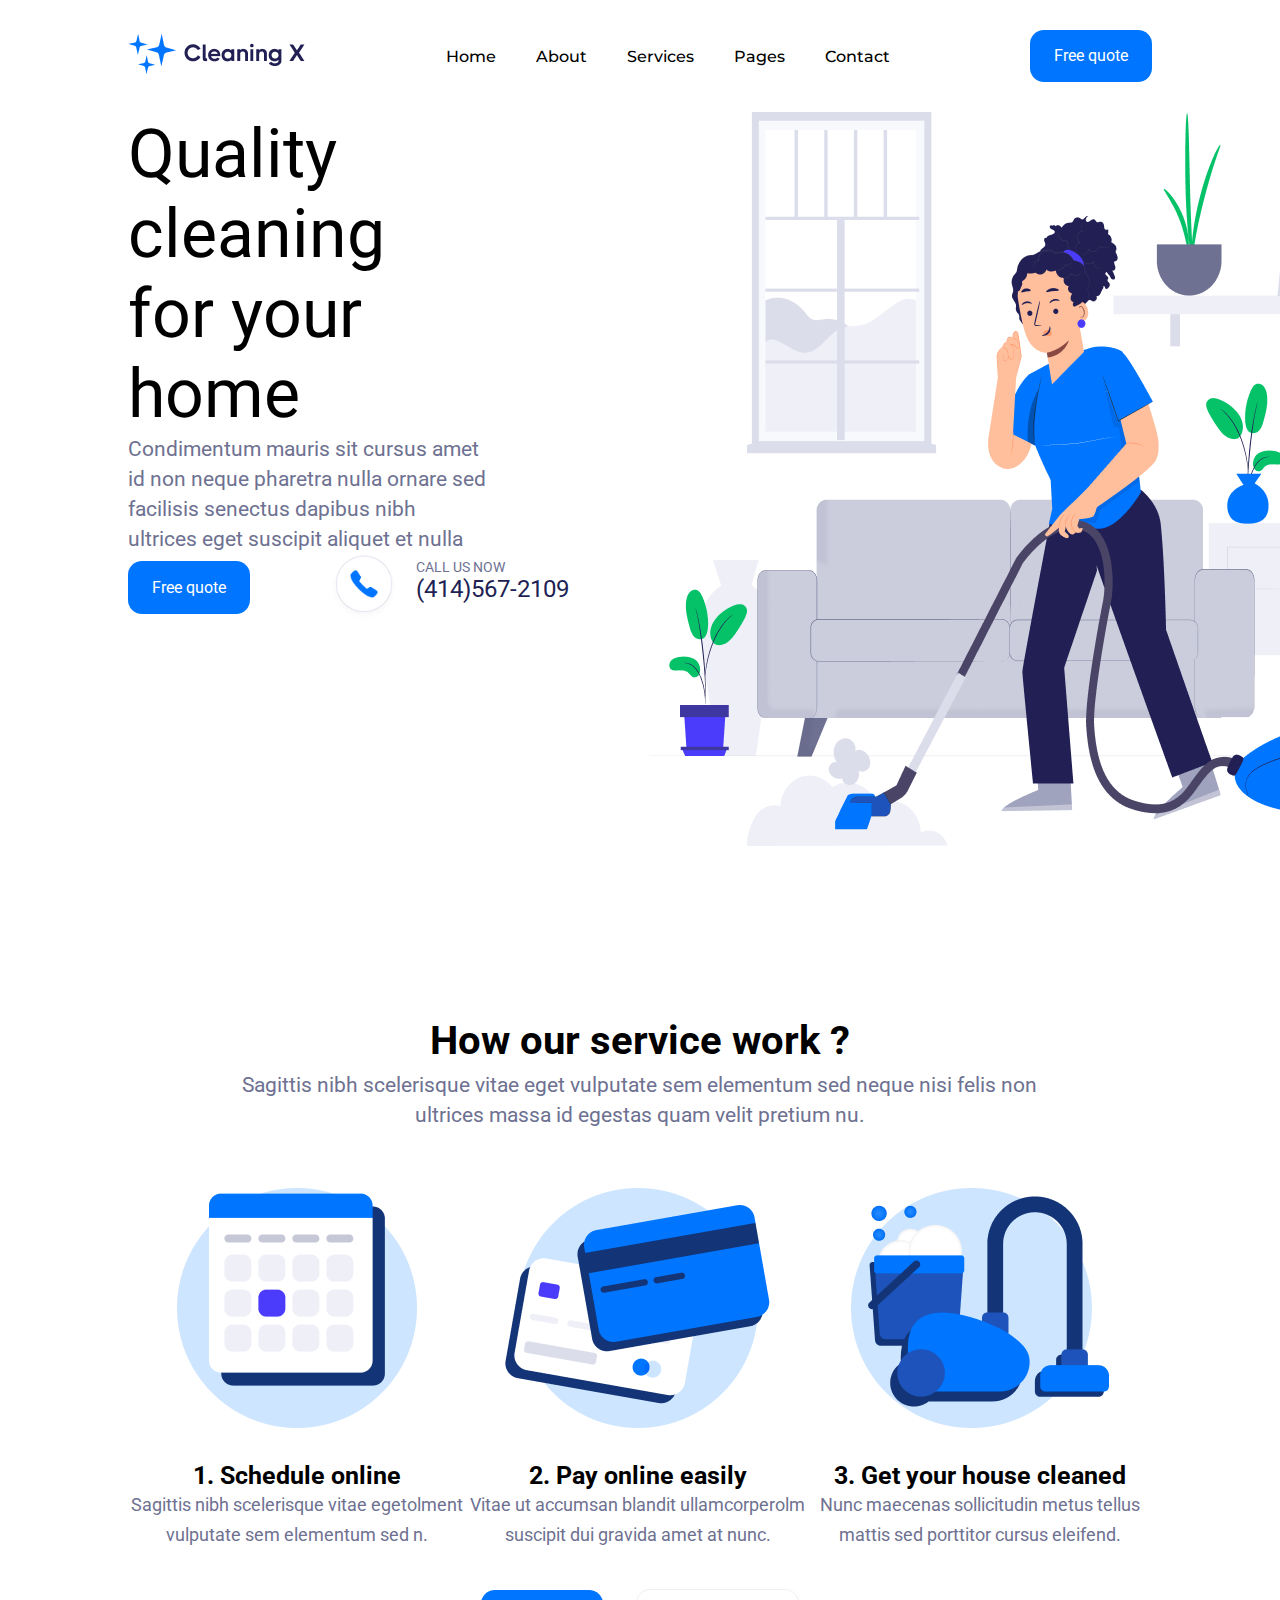
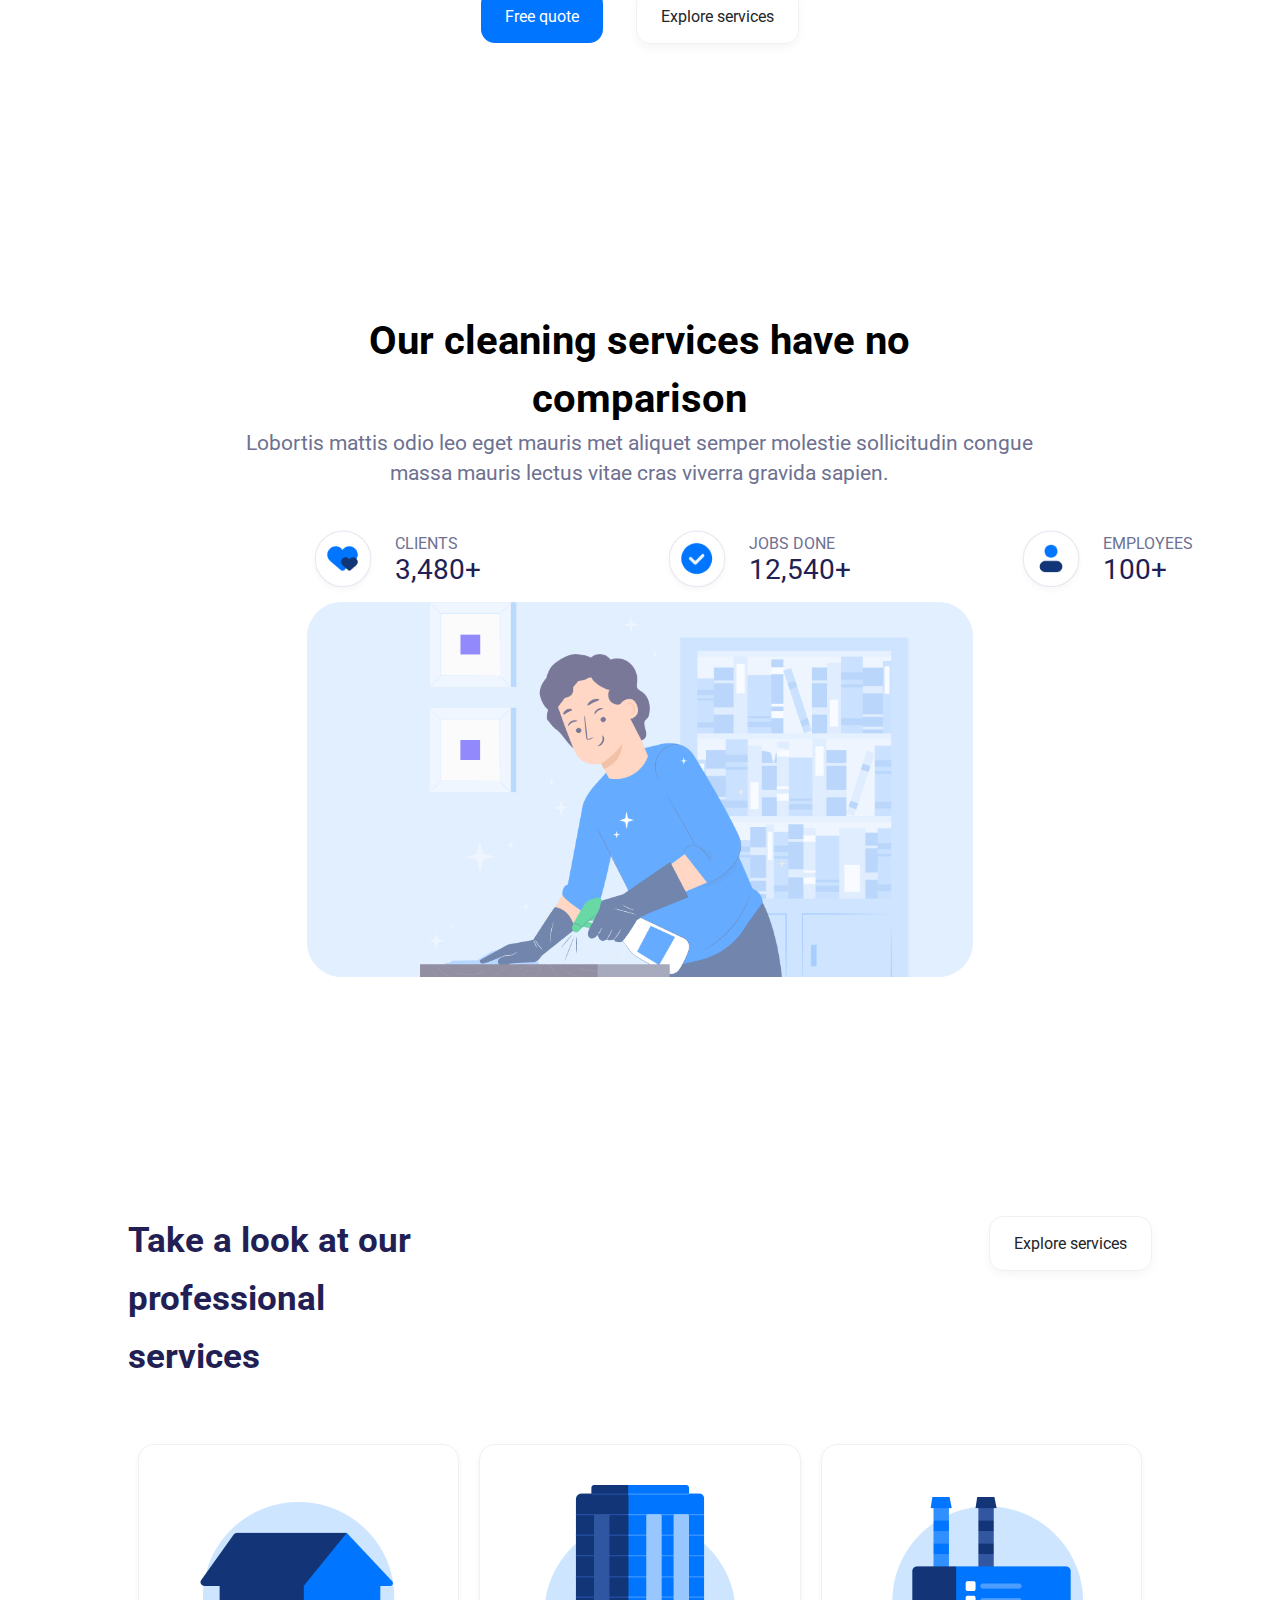
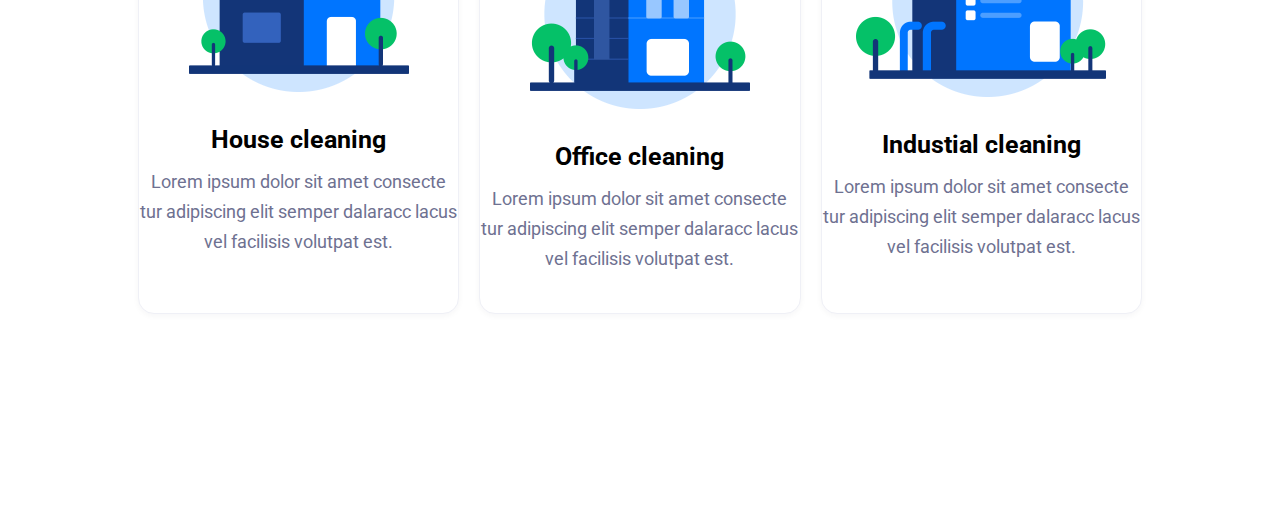
<file: index.html>
<!DOCTYPE html>
    <head>
        <meta charset="utf-8">
        <meta http-equiv="X-UA-Compatible" content="IE=edge">
        <title> Cleaning X</title>
        <meta name="description" content="">
        <meta name="viewport" content="width=device-width, initial-scale=1, maximum-scale=1.0, user-scalable=0">
        <link rel="stylesheet" href="css/styles.css">
        <link href="https://fonts.googleapis.com/css?family=Montserrat:500&display=swap" rel="stylesheet">
    </head>
    <body>
        <header>
            <a class="logo" href="/"><img src="assets/images/headerlogo.png" alt="logo"></a>
            <nav>
                <ul class="nav__links">
                    <li><a href="#">Home</a></li>
                    <li><a href="#">About</a></li>
                    <li><a href="#">Services</a></li>
                    <li><a href="#">Pages</a></li>
                    <li><a href="#">Contact</a></li>
                </ul>
            </nav>
            <a class="cta_for_small" href="#">Quote</a>
            <a class="cta" href="#">Free quote</a>
            <p class="menu cta">Free quote</p>
        </header>
        <div class="overlay">
            <a class="close">&times;</a>
            <div class="overlay__content">
                <a href="#">Home</a>
                <a href="#">About</a>
                <a href="#">Services</a>
                <a href="#">Pages</a>
                <a href="#">Contact</a>
            </div>
        </div>
        <script type="text/javascript" src="mobile.js"></script>
        <section>
            <div class="conteiner">
                <div class="left_column">
                    <div class="contents">Quality cleaning for your home</div>
                    <div class="description">Condimentum mauris sit cursus amet id non neque pharetra nulla ornare sed facilisis senectus dapibus nibh ultrices eget suscipit aliquet et nulla magna lacus penatibus.</div>
                    <div class="conteiner_button">
                        <div class="ctaa1">
                            <a class="cta_3" href="#">Free quote</a>
                        </div>
                        <div class="flex">
                            <div class="image">
                              <img  src="assets/images/call.png" alt="phone">
                            </div>
                            <div class="numbers">
                                <h2 class="call">call us now</h2>
                              <p class="number">(414)567-2109</p>
                            </div>
                          </div>
                    </div>
                </div>
                <div class="right_column">
                    <img src="assets/images/img.png" alt="Logo">
                </div>
            </div>
        </section>
        <section>
            <div class="conteiner_service">
                <div class="block_service">
                    <div class="block_cotents">How our service work ?</div>
                    <div class="block_description">Sagittis nibh scelerisque vitae eget vulputate sem elementum sed neque nisi felis non ultrices massa id egestas quam velit pretium nu.</div>
                </div>
                <div class="flex_block">
                    <div class="block_flex_item">
                        <div class="flex_item1"><img src="assets/images/shedual.png" alt="Schedule"></div>
                        <div class="text_1">1. Schedule online</div>
                        <div class="block_text">Sagittis nibh scelerisque vitae egetolment vulputate sem elementum sed n.</div>
                    </div>
                    <div class="block_flex_item">
                        <div class="flex_item1"><img src="assets/images/card.png" alt="Card"></div>
                        <div class="text_2">2. Pay online easily</div>
                        <div class="block_text">Vitae ut accumsan blandit ullamcorperolm suscipit dui gravida amet at nunc.</div>
                    </div>
                    <div class="block_flex_item">
                        <div class="flex_item1"><img src="assets/images/cleaner.png" alt=""></div>
                        <div class="text_3">3. Get your house cleaned</div>
                        <div class="text_4">4. House cleaned</div>
                        <div class="block_text">Nunc maecenas sollicitudin metus tellus mattis sed porttitor cursus eleifend.</div>
                    </div>
                </div>
                <div class="block_button">
                    <div class="cta_button">
                        <a class="cta_style" href="#">Free quote</a>
                    </div>
                    <div class="cta_1">
                        <a class="cta_services" href="#">Explore services</a>
                    </div> 
                </div>
            </div>
        </section>
        <section>
            <div class="conteiner_service_1">
                <div class="block_border">
                    <div class="block_service">
                            <div class="block_cotents">Our cleaning services have no comparison</div>
                        <div class="block_description">Lobortis mattis odio leo eget mauris met aliquet semper molestie sollicitudin congue massa mauris lectus vitae cras viverra gravida sapien.</div>
                    </div>
                    <div class="block_flex_main" id="block">
                        <div class="flex_new">
                            <div class="image">
                            <img  src="assets/images/heart.png" alt="phone">
                            </div>
                            <div class="block_items">
                                <h2 class="block_category">CLIENTS</h2>
                            <p class="block_number">3,480+</p>
                            </div>
                            <div class="flex_new">
                                <div class="image">
                                <img  src="assets/images/yes.png" alt="phone">
                                </div>
                                <div class="block_items">
                                    <h2 class="block_category">JOBS DONE</h2>
                                <p class="block_number">12,540+</p>
                                </div>
                            </div>
                            <div class="flex_new">
                                <div class="image">
                                <img  src="assets/images/person.png" alt="phone">
                                </div>
                                <div class="block_items">
                                    <h2 class="block_category">EMPLOYEES</h2>
                                <p class="block_number">100+</p>
                                </div>
                            </div>
                        </div>
                    </div>
                    <div class="block_second">
                        <img src="assets/images/men.png" alt="Men">
                    </div>
                </div>
            </div>
        </section>
        <section>
                <div class="block_conteiner">
                    <div class="block_text_button">
                        <div class="text">Take a look at our professional services</div>
                        <div class="cta_2">
                            <a class="cta_services" href="#">Explore services</a>
                        </div>
                    </div>
                    <div class="flex_block">
                        <div class="block_flex_item" id="flex_table">
                            <div class="flex_item1"><img src="assets/images/IMAGE.png" alt="Schedule"></div>
                            <div class="text_1">House cleaning</div>
                            <div class="block_text" id="text">Lorem ipsum dolor sit amet consecte tur adipiscing elit semper dalaracc lacus vel facilisis volutpat est.</div>
                        </div>
                        <div class="block_flex_item" id="flex_table">
                            <div class="flex_item2"><img src="assets/images/IMAGE(1).png" alt="Schedule"></div>
                            <div class="text_2">Office cleaning</div>
                            <div class="block_text" id="text">Lorem ipsum dolor sit amet consecte tur adipiscing elit semper dalaracc lacus vel facilisis volutpat est.</div>
                        </div>
                        <div class="block_flex_item" id="flex_table">
                            <div class="flex_item3"><img src="assets/images/IMAGE(2).png" alt="Schedule"></div>
                            <div class="text_3">Industial cleaning</div>
                            <div class="block_text" id="text">Lorem ipsum dolor sit amet consecte tur adipiscing elit semper dalaracc lacus vel facilisis volutpat est.</div>
                        </div>
                    </div>
                </div>
            </div>
        </section>
    </body>
</html>
</file>
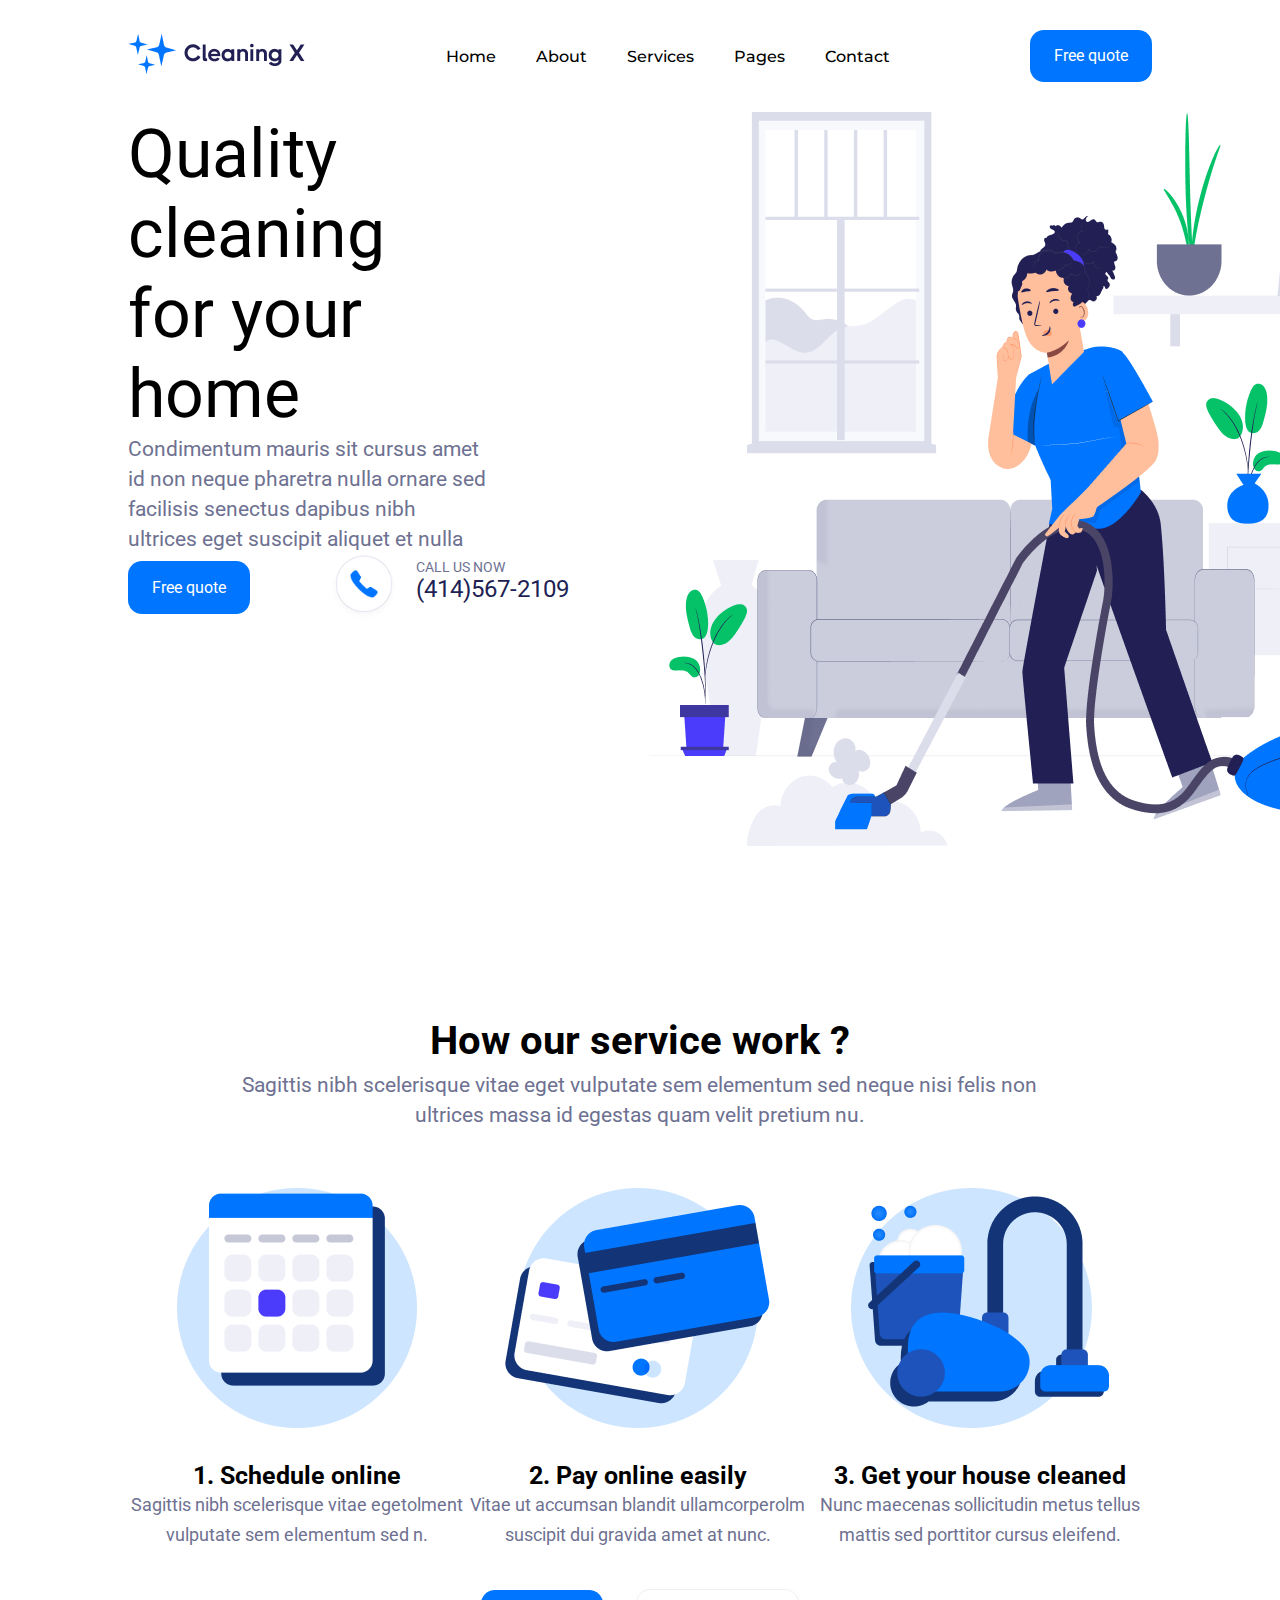
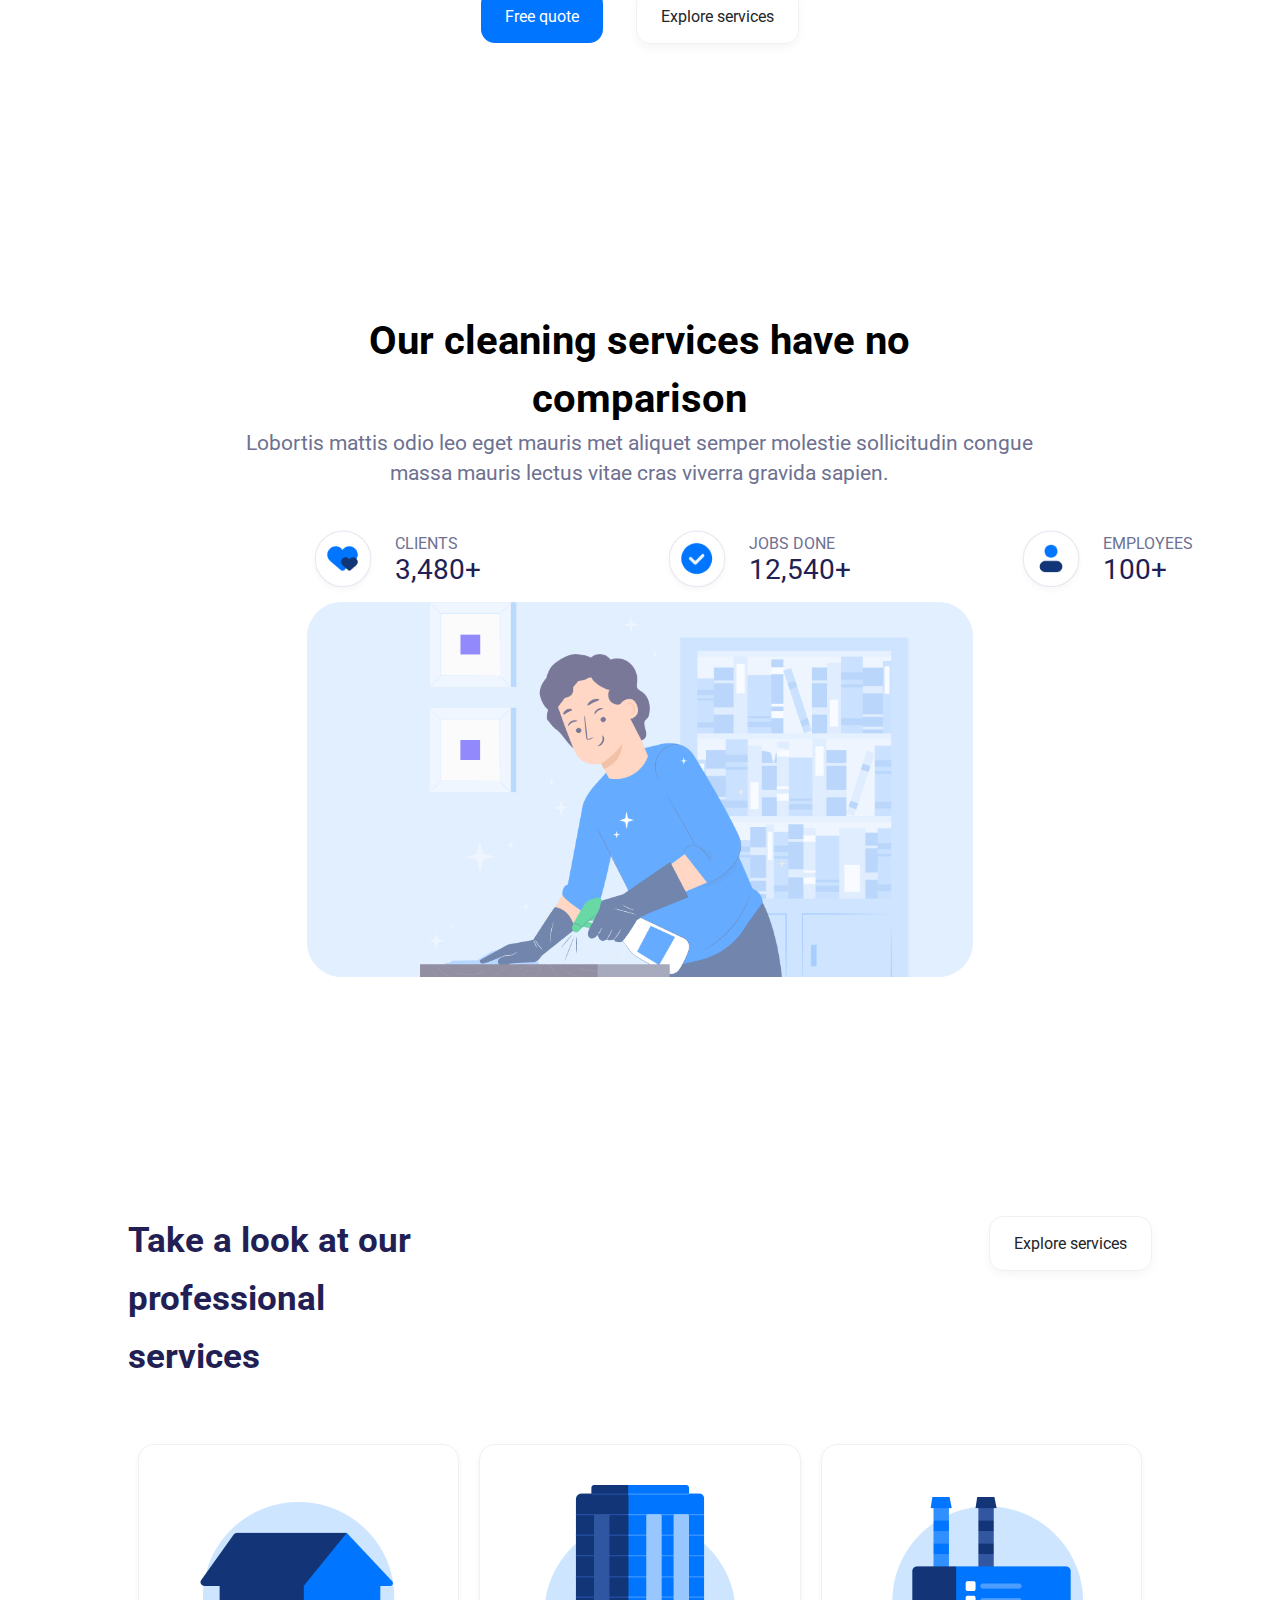
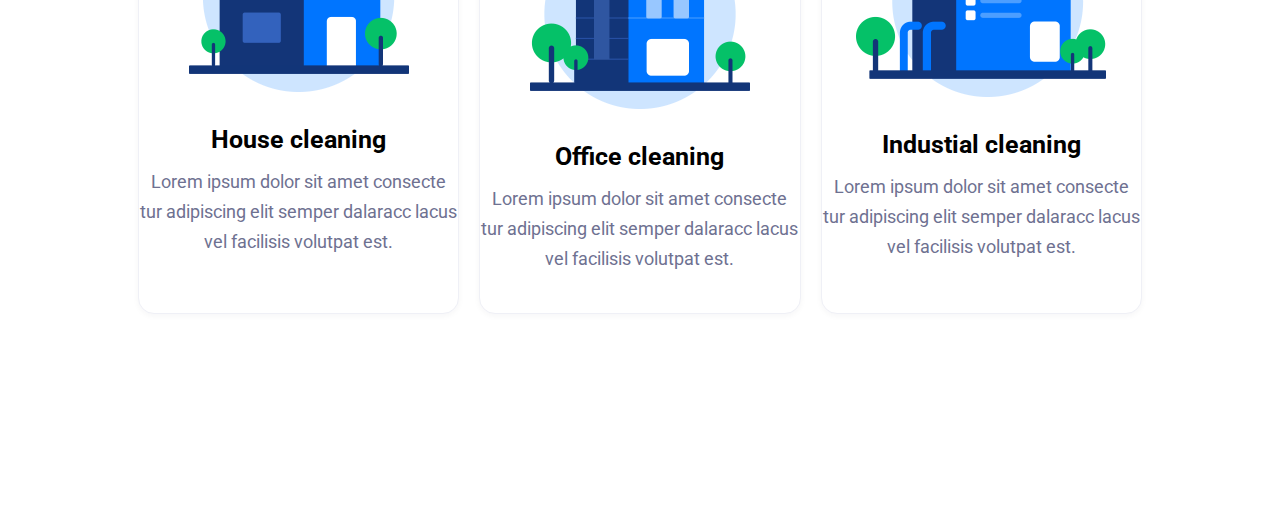
<file: web/index.html>
<!DOCTYPE html>
    <head>
        <meta charset="utf-8">
        <meta http-equiv="X-UA-Compatible" content="IE=edge">
        <title> Cleaning X</title>
        <meta name="description" content="">
        <meta name="viewport" content="width=device-width, initial-scale=1, maximum-scale=1.0, user-scalable=0">
        <link rel="stylesheet" href="css/styles.css">
        <link href="https://fonts.googleapis.com/css?family=Montserrat:500&display=swap" rel="stylesheet">
    </head>
    <body>
        <header>
            <a class="logo" href="/"><img src="/assets/images/headerlogo.png" alt="logo"></a>
            <nav>
                <ul class="nav__links">
                    <li><a href="#">Home</a></li>
                    <li><a href="#">About</a></li>
                    <li><a href="#">Services</a></li>
                    <li><a href="#">Pages</a></li>
                    <li><a href="#">Contact</a></li>
                </ul>
            </nav>
            <a class="cta_for_small" href="#">Quote</a>
            <a class="cta" href="#">Free quote</a>
            <p class="menu cta">Free quote</p>
        </header>
        <div class="overlay">
            <a class="close">&times;</a>
            <div class="overlay__content">
                <a href="#">Home</a>
                <a href="#">About</a>
                <a href="#">Services</a>
                <a href="#">Pages</a>
                <a href="#">Contact</a>
            </div>
        </div>
        <script type="text/javascript" src="mobile.js"></script>
        <section>
            <div class="conteiner">
                <div class="left_column">
                    <div class="contents">Quality cleaning for your home</div>
                    <div class="description">Condimentum mauris sit cursus amet id non neque pharetra nulla ornare sed facilisis senectus dapibus nibh ultrices eget suscipit aliquet et nulla magna lacus penatibus.</div>
                    <div class="conteiner_button">
                        <div class="ctaa1">
                            <a class="cta_3" href="#">Free quote</a>
                        </div>
                        <div class="flex">
                            <div class="image">
                              <img  src="./assets/images/call.png" alt="phone">
                            </div>
                            <div class="numbers">
                                <h2 class="call">call us now</h2>
                              <p class="number">(414)567-2109</p>
                            </div>
                          </div>
                    </div>
                </div>
                <div class="right_column">
                    <img src="assets/images/img.png" alt="Logo">
                </div>
            </div>
        </section>
        <section>
            <div class="conteiner_service">
                <div class="block_service">
                    <div class="block_cotents">How our service work ?</div>
                    <div class="block_description">Sagittis nibh scelerisque vitae eget vulputate sem elementum sed neque nisi felis non ultrices massa id egestas quam velit pretium nu.</div>
                </div>
                <div class="flex_block">
                    <div class="block_flex_item">
                        <div class="flex_item1"><img src="/assets/images/shedual.png" alt="Schedule"></div>
                        <div class="text_1">1. Schedule online</div>
                        <div class="block_text">Sagittis nibh scelerisque vitae egetolment vulputate sem elementum sed n.</div>
                    </div>
                    <div class="block_flex_item">
                        <div class="flex_item1"><img src="/assets/images/card.png" alt="Card"></div>
                        <div class="text_2">2. Pay online easily</div>
                        <div class="block_text">Vitae ut accumsan blandit ullamcorperolm suscipit dui gravida amet at nunc.</div>
                    </div>
                    <div class="block_flex_item">
                        <div class="flex_item1"><img src="/assets/images/cleaner.png" alt=""></div>
                        <div class="text_3">3. Get your house cleaned</div>
                        <div class="text_4">4. House cleaned</div>
                        <div class="block_text">Nunc maecenas sollicitudin metus tellus mattis sed porttitor cursus eleifend.</div>
                    </div>
                </div>
                <div class="block_button">
                    <div class="cta_button">
                        <a class="cta_style" href="#">Free quote</a>
                    </div>
                    <div class="cta_1">
                        <a class="cta_services" href="#">Explore services</a>
                    </div> 
                </div>
            </div>
        </section>
        <section>
            <div class="conteiner_service_1">
                <div class="block_border">
                    <div class="block_service">
                            <div class="block_cotents">Our cleaning services have no comparison</div>
                        <div class="block_description">Lobortis mattis odio leo eget mauris met aliquet semper molestie sollicitudin congue massa mauris lectus vitae cras viverra gravida sapien.</div>
                    </div>
                    <div class="block_flex_main" id="block">
                        <div class="flex_new">
                            <div class="image">
                            <img  src="./assets/images/heart.png" alt="phone">
                            </div>
                            <div class="block_items">
                                <h2 class="block_category">CLIENTS</h2>
                            <p class="block_number">3,480+</p>
                            </div>
                            <div class="flex_new">
                                <div class="image">
                                <img  src="./assets/images/yes.png" alt="phone">
                                </div>
                                <div class="block_items">
                                    <h2 class="block_category">JOBS DONE</h2>
                                <p class="block_number">12,540+</p>
                                </div>
                            </div>
                            <div class="flex_new">
                                <div class="image">
                                <img  src="./assets/images/person.png" alt="phone">
                                </div>
                                <div class="block_items">
                                    <h2 class="block_category">EMPLOYEES</h2>
                                <p class="block_number">100+</p>
                                </div>
                            </div>
                        </div>
                    </div>
                    <div class="block_second">
                        <img src="/assets/images/men.png" alt="Men">
                    </div>
                </div>
            </div>
        </section>
        <section>
                <div class="block_conteiner">
                    <div class="block_text_button">
                        <div class="text">Take a look at our professional services</div>
                        <div class="cta_2">
                            <a class="cta_services" href="#">Explore services</a>
                        </div>
                    </div>
                    <div class="flex_block">
                        <div class="block_flex_item" id="flex_table">
                            <div class="flex_item1"><img src="/assets/images/IMAGE.png" alt="Schedule"></div>
                            <div class="text_1">House cleaning</div>
                            <div class="block_text" id="text">Lorem ipsum dolor sit amet consecte tur adipiscing elit semper dalaracc lacus vel facilisis volutpat est.</div>
                        </div>
                        <div class="block_flex_item" id="flex_table">
                            <div class="flex_item2"><img src="/assets/images/IMAGE(1).png" alt="Schedule"></div>
                            <div class="text_2">Office cleaning</div>
                            <div class="block_text" id="text">Lorem ipsum dolor sit amet consecte tur adipiscing elit semper dalaracc lacus vel facilisis volutpat est.</div>
                        </div>
                        <div class="block_flex_item" id="flex_table">
                            <div class="flex_item3"><img src="/assets/images/IMAGE(2).png" alt="Schedule"></div>
                            <div class="text_3">Industial cleaning</div>
                            <div class="block_text" id="text">Lorem ipsum dolor sit amet consecte tur adipiscing elit semper dalaracc lacus vel facilisis volutpat est.</div>
                        </div>
                    </div>
                </div>
            </div>
        </section>
    </body>
</html>
</file>
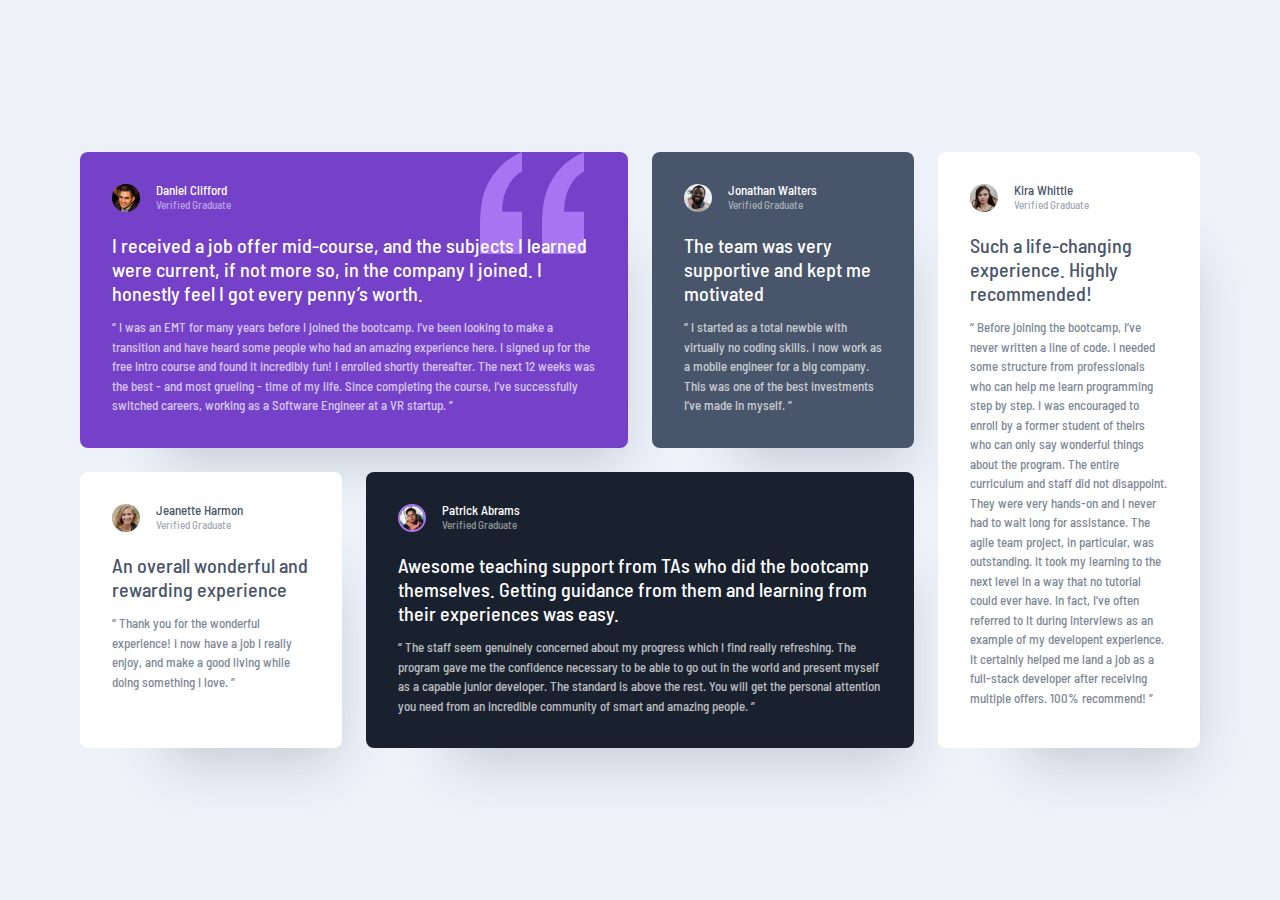
<file: web/learn-grid-the-easy-way-main/index.html>
<!DOCTYPE html>
<html lang="en">

<head>
  <meta charset="UTF-8">
  <meta http-equiv="X-UA-Compatible" content="IE=edge">
  <meta name="viewport" content="width=device-width, initial-scale=1.0">
  <!-- Google font -->
  <link rel="preconnect" href="https://fonts.googleapis.com">
  <link rel="preconnect" href="https://fonts.gstatic.com" crossorigin>
  <link href="https://fonts.googleapis.com/css2?family=Barlow+Semi+Condensed:wght@500;600&display=swap"
    rel="stylesheet">
  <!-- my css -->
  <link rel="stylesheet" href="style.css">
  <title>FEM grid</title>
</head>

<body>
  <main class="testimonial-grid">
    <article class="testimonial grid-col-span-2 flow bg-primary-400 quote text-neutral-100">
      <div class="flex">
        <div>
          <img  src="./images/image-daniel.jpg" alt="daniel clifford">
        </div>
        <div>
          <h2 class="name">Daniel Clifford</h2>
          <p class="position">Verified Graduate</p>
        </div>
      </div>
      <p>
        I received a job offer mid-course, and the subjects I learned were current, if not more so,
        in the company I joined. I honestly feel I got every penny’s worth.
      </p>
      <p>
        “ I was an EMT for many years before I joined the bootcamp. I’ve been looking to make a
        transition and have heard some people who had an amazing experience here. I signed up
        for the free intro course and found it incredibly fun! I enrolled shortly thereafter.
        The next 12 weeks was the best - and most grueling - time of my life. Since completing
        the course, I’ve successfully switched careers, working as a Software Engineer at a VR startup. ”
      </p>
    </article>
    <article class="testimonial flow bg-secondary-400 text-neutral-100">
      <div class="flex">
        <div>
          <img src="./images/image-jonathan.jpg" alt="Jonathan Walters">
        </div>
        <div>
          <h2 class="name">Jonathan Walters</h2>
          <p class="position">Verified Graduate</p>
        </div>
      </div>
      <p>
        The team was very supportive and kept me motivated
      </p>
      <p>
        “ I started as a total newbie with virtually no coding skills. I now work as a mobile engineer
        for a big company. This was one of the best investments I’ve made in myself. ”
      </p>
    </article>
    <article class="testimonial flow bg-neutral-100 text-secondary-400">
      <div class="flex">
        <div>
          <img src="./images/image-jeanette.jpg" alt="Jeanette Harmon">
        </div>
        <div>
          <h2 class="name">Jeanette Harmon</h2>
          <p class="position">Verified Graduate</p>
        </div>
      </div>
      <p>
        An overall wonderful and rewarding experience</p>
      <p>
        “ Thank you for the wonderful experience! I now have a job I really enjoy, and make a good living
        while doing something I love. ”
      </p>
    </article>
    <article class="testimonial grid-col-span-2 flow bg-secondary-500 text-neutral-100">
      <div class="flex">
        <div>
          <img class="border-primary-400" src="./images/image-patrick.jpg" alt="Patrick Abrams">
        </div>
        <div>
          <h2 class="name">Patrick Abrams</h2>
          <p class="position">Verified Graduate</p>
        </div>
      </div>
      <p>
        Awesome teaching support from TAs who did the bootcamp themselves. Getting guidance from them and
        learning from their experiences was easy.
      </p>
      <p>
        “ The staff seem genuinely concerned about my progress which I find really refreshing. The program
        gave me the confidence necessary to be able to go out in the world and present myself as a capable
        junior developer. The standard is above the rest. You will get the personal attention you need from
        an incredible community of smart and amazing people. ”
      </p>
    </article>
    <article class="testimonial flow bg-neutral-100 text-secondary-400">
      <div class="flex">
        <div>
          <img src="./images/image-kira.jpg" alt="Kira Whittle">
        </div>
        <div>
          <h2 class="name">Kira Whittle</h2>
          <p class="position">Verified Graduate</p>
        </div>
      </div>
      <p>
        Such a life-changing experience. Highly recommended!
      </p>
      <p>
        “ Before joining the bootcamp, I’ve never written a line of code. I needed some structure from
        professionals who can help me learn programming step by step. I was encouraged to enroll by a former
        student of theirs who can only say wonderful things about the program. The entire curriculum and staff
        did not disappoint. They were very hands-on and I never had to wait long for assistance. The agile team
        project, in particular, was outstanding. It took my learning to the next level in a way that no tutorial
        could ever have. In fact, I’ve often referred to it during interviews as an example of my developent
        experience. It certainly helped me land a job as a full-stack developer after receiving multiple offers.
        100% recommend! ”
      </p>
    </article>
  </main>




</body>

</html>
</file>
<file: css/styles.css>
@import url('https://fonts.googleapis.com/css2?family=Open+Sans:ital,wght@1,300&display=swap');
@import url('https://fonts.googleapis.com/css2?family=Open+Sans:ital,wght@1,300&family=Roboto&display=swap');

* {
    margin: 0;
    padding: 0;
    border: 0;
    list-style: none;
    text-decoration: none;
    box-sizing: border-box;
    background-color: #ffffff;
    font-family: 'Roboto', sans-serif;
}
  
html {
    overflow-x: hidden;
    margin-right: calc(-1 * (100vw - 100%));

}

header {
    display: flex;
    justify-content: space-between;
    align-items: center;
    padding: 30px 10%;
}
  
.logo {
    cursor: pointer;
}
  
.nav__links a,
.cta,
.overlay__content a{
    font-family: "Montserrat", sans-serif;
    font-weight: 500;
    color: black;
    text-decoration: none;
}
  
.nav__links {
    list-style: none;
    display: flex;
}
  
.nav__links li {
    margin: 0px 20px;
}

.cart {
    font-family: "Montserrat", sans-serif;
    font-weight: 500;
    color: black;
    text-decoration: none;
    
}
  
.nav__links li a {
    transition: color 0.3s ease 0s;
}
  
.nav__links li a:hover {
    color: #0088a9;
}

.cta {
    font-family: 'Roboto';
    font-style: normal;
    background-color: #0075FF;
    font-weight: 400;
    font-size: 16px;
    padding: 17px 24px;
    border-radius:14px;
    cursor: pointer;
    transition: 0.3s ease 0s;
    color: #ffffff;
    line-height: 18px
}
  
.cta:hover {
    background-color: rgba(96, 108, 238, 0.8);
}

.cta_for_small {
    font-family: 'Roboto';
    font-style: normal;
    background-color: #0075FF;
    font-weight: 400;
    font-size: 16px;
    padding: 17px 24px;
    border-radius:14px;
    cursor: pointer;
    transition: 0.3s ease 0s;
    color: #ffffff;
    line-height: 18px
}
  
/* Mobile Nav */
  
.menu {
    display: none;
}
  
.overlay {
    height: 100%;
    width: 0;
    position: fixed;
    z-index: 1;
    left: 0;
    top: 0;
    background-color: #24252a;
    overflow-x: hidden;
    transition: 0.5s ease 0s;
}
  
  .overlay--active {
    width: 100%;
}
  
.overlay__content {
    display: flex;
    height: 100%;
    flex-direction: column;
    align-items: center;
    justify-content: center;
}
  
.overlay a {
    padding: 15px;
    font-size: 36px;
    display: block;
    transition: color 0.3s ease 0s;
}
  
.overlay a:hover,
.overlay a:focus {
    color: #0088a9;
}
.overlay .close {
    position: absolute;
    top: 20px;
    right: 45px;
    font-size: 60px;
    color: #edf0f1;
}
  
.conteiner {
    display: flex;
    padding: 0px 10% 0px 10%;
    height: 100vh;
}

.left_column {
    display: flex;
    flex-direction: column;
    width: 60%;

}

.flex_item {
    display: flex;
    flex-direction: column;
    flex: 1;
}

.contents {
    display: flex;
    align-items: flex-end;
    width: 60%;
    flex: 0.7;
    font-size: 68px;
}

.description {
    color: #6E7191;
    width: 70%;
    height: 91px;
    margin: 0px 0px 0px 0px;
    font-size: 21px;
    line-height: 30px;

}

.conteiner_button {
    display: flex;
    width: 100%;
    height: 90px;
    margin: 26px 0px 0px 0px;
    flex: 1;
}
 
.ctaa1 {
    width: 200px;
    padding: 27px 0px 0px 0px ;
}

.cta_3 {
    font-family: 'Roboto';
    font-style: normal;
    background-color: #0075FF;
    font-weight: 400;
    font-size: 16px;
    padding: 17px 24px;
    border-radius:14px;
    cursor: pointer;
    transition: 0.3s ease 0s;
    color: #ffffff;
    line-height: 18px
}
  
.cta_3:hover {
    background-color: rgba(96, 108, 238, 0.8);
}

.flex {
    display: flex;
    gap: 16px;
    width: 30%;
}

.image img{
    padding: 0px 0px 0px 0px;
    width: 72px;
    height: 72px;
}

.numbers {
    width: 100%;
}

.call {
    margin: 8px 0px 0px 0px;
    font-size: 14px;
    font-weight: 400;
    color: #6E7191;
    text-transform: uppercase;
    width: 200px;

}

.number {
    font-size: 24px;
    color: #211F54;
}

.right_column { 
    width: 50%;
    background-size:cover;
    
}

.conteiner_service {
    width: 100vw;
    height: 100vh;
    padding:0px 10% 0px 10%;
}

.block_service {
    display: flex;
    flex-direction: column;
    justify-content: center;
    align-items: center;
    width: 90%;
    margin: 0 auto;
}

.block_cotents {
    font-weight: 700;
    font-size: 40px;
    line-height: 58px;
    padding: 0px 0px 0px 0px;
    width: 80%;
    text-align: center;

}

.block_description {
    padding: 0px 0px 0px 0px;
    font-weight: 400;
    color: #6E7191;
    line-height: 30px;
    font-size: 21px;
    width: 90%;
    text-align: center  ;
}

.flex_block {
    display: flex;
    justify-content: center;
    align-items: center;
    padding: 58px 0px 0px 0px;

}

.block_flex_item {
    display: flex;
    flex-direction: column;
    margin: 0 auto;
}

.flex_item1 {
    text-align: center;
}

.text_1 {
    padding: 29px 0px 0px 0px;
    font-weight: 700;
    font-size: 25px;
    text-align: center;

}

.text_2 {
    padding: 29px 0px 0px 0px;
    font-weight: 700;
    font-size: 25px;
    text-align: center;

}

.text_3 {
    padding: 29px 0px 0px 0px;
    font-weight: 700;
    font-size: 25px;
    text-align: center;

}

.text_4 {
    padding: 29px 0px 0px 0px;
    font-weight: 700;
    font-size: 25px;
    text-align: center;
}

.block_text {
    color: rgba(110, 113, 145, 1);
    font-weight: 400;
    font-size: 18px;
    line-height: 30px;
    text-align: center;
}

.block_button {
    display: flex;
    justify-content: center;
    align-items: center;
    margin: 0 auto;
    padding: 57px 0px 0px 0px;
    width: 100%;
}

.cta_button {
    margin: 0px 33px 0px 0px;
}

.cta_style {
    font-family: 'Roboto';
    font-style: normal;
    background-color: #0075FF;
    font-weight: 400;
    font-size: 16px;
    padding: 17px 24px;
    border-radius:14px;
    cursor: pointer;
    transition: 0.3s ease 0s;
    color: #ffffff;
    line-height: 18px
}

.cta_style:hover {
    background-color: rgba(42, 60, 255, 0.8);
}

.cta_services {
    font-family: 'Roboto';
    font-style: normal;
    background-color: #ffffff;
    font-weight: 400;
    font-size: 16px;
    padding: 17px 24px;
    border-radius:14px;
    cursor: pointer;
    transition: 0.3s ease 0s;
    border: 1px solid #EFF0F6;
    color: #24252a;
    box-shadow: 0px 4px 10px rgba(20, 20, 43, 0.04);
    line-height: 18px
}

.cta_services:hover {
    background-color: rgba(238, 238, 238, 0.8);
}

.conteiner_service_1 {
    width: 100vw;
    height: 100vh;
}

.block_border {
    width: 80%;
    margin: 0 auto;
}

.block_flex_main {
    margin: 0 auto;
    width: 65%;
    padding: 38px 0px 0px 0px;
}

.flex_new {
    display: flex;
    gap: 16px;
}

.block_category {
    margin: 8px 0px 0px 0px;
    font-size: 16px;
    font-weight: 400;
    color: #6E7191;
    text-transform: uppercase;
    width: 250px;
}

.block_number {
    font-size: 28px;
    color: #211F54;
}

.block_second {
    text-align: center;
}


.block_second img{
    opacity: .6;
    width: 65%;

}

.block_conteiner {
    width: 100vw;
    height: 100vh;
    padding:0px 10% 0px 10%;
}

.cta_2 {
    padding: 22px 0px 0px 0px ;

}

.text {
    width: 30%;
    color: rgba(33, 31, 84, 1);
    font-weight: 700;
    font-size: 35px;
    line-height: 58px;
    margin: 0px 0px 0px 0px;
}

.block_text_button {
    display: flex;
    flex-direction: row;
    justify-content: space-between;
    padding: 0px 0px 0px 0px;
}

#flex_table {
    display: flex;
    justify-content: center;
    align-items: center;
    width: 330px;
    height: 470px;
    background: #FFFFFF;
    border: 1px solid #EFF0F6;
    box-shadow: 0px 2px 6px rgba(20, 20, 43, 0.04);
    border-radius: 16px;
    margin: 0px 10px 0px 10px;
}

#text {
    margin: 13px 0px 0px 0px;
    text-align: center;
}

#background_1 {
    width: 518px;
}

@media (min-width: 1201px ){
    .cta_for_small {
        display: none;
    }

    .text_4 {
        display: none;
    }
}

@media (max-width: 1200px) {
    .body {
        max-width: 992px;
    }
    .cta {
        font-size: 12px;
    }

    .contents {
        font-size: 45px;
    }
    
    .description {
        font-size: 19px;
    }

    .conteiner {
        display: flex;
        justify-content: center;
        align-items: center;
    }

    .left_column {
        padding: 70px 0px 0px 0px;
        width: 500px;
        height: 520px;
    }

    .conteiner_button {
        width: 100%;
    }

    .ctaa1 {
        width: 40%;
    }

    .call {
        font-size: 14px;
    }

    .number {
        font-size: 24px;
    }

    .flex {
        width: 30%;
    }

    .right_column img{
        width: 500px;
        height: 520px;
    }

    .block_description {
        width: 80%;
        font-size: 19px;
    }

    .block_cotents {
        width: 80%;
        font-size: 45px;
    }

    #flex_table {
        width: 230px;
        height: 370px;
    }

    .block_flex_item img{
        width: 200px;
        height: 200px
    }

    .text_1 {
        font-size: 18px;
    }

    .text_2 {
        font-size: 18px;
    }

    .text_3 {
        font-size: 18px;
    }

    .text_4 {
        display: none;
    }

    .block_text {
        font-size: 16px;
    }

    .block_button {
        justify-content: space-around;
    }

    #block {
        width: 70%;
    }

    .block_items {
        width: 150px;
    }

    .image img{
        width: 62px;
        height: 62px;
    }

    .block_items p{
        font-size: 19px;
    }

    .block_items h2{
        font-size: 16px;
    }

    .block_second img{
        width: 100%;
        height: 40%;
    }

    .text {
        font-size: 25px;
        width: 40%;
    }

    .cta_services {
        font-size: 16px;
        padding: 18px 20px;
    }
    
    .cta_for_small {
        display: none;
    }

}

@media (max-width: 1019px) {
    .body {
        max-width: 845px;
    }

    .cta {
        padding: 19px 20px;
    }

    .text_4 {
        display: none;
    }
}

@media only screen and (max-width: 992px) {
    .nav__links,
    .cta {
      display: none;
    }
    .menu {
      display: initial;
    }

    .cta {
        padding: 24px 34px;
    }

    .text_4 {
        display: none;
    }
    
}

@media only screen and (max-width: 845px) {
    .nav__links,
    .cta {
      display: none;
    }
    .menu {
      display: initial;
    }

    .left_column {
        padding: 0px 0px 0px 0px;
        width: 100%;
        height: 100%;
    }

    .contents {
        font-size: 35px;
        width: 80%;
        
    }
    
    .description {
        width: 90%;
        font-size: 16px;
    }

    .conteiner_button {
        flex-direction: column;
        
    }

    .flex {
        width: 30%;
        margin: 30px 0px 0px 0px;
    }

    .number {
        font-size: 19px;
    }

    .right_column img{
        width: 400px;
        height: 420px;
    }

    .block_service {
        text-align: center;
    }

    .block_cotents {
        margin: 0px 0px 0px 0px;
        width: 100%;
        font-size: 24px;
    }

    .block_description {
        width: 100%;
        font-size: 16px;
    }

    .block_flex_item img{
        width: 130px;
        height: 130px;
    }

    .text_1 {
        font-size: 16px;
        padding: 20px 0px 0px 0px;
    }

    .text_2 {
        font-size: 16px;
        padding: 20px 0px 0px 0px;
    }

    .text_3 {
        font-size: 16px;
        padding: 20px 0px 0px 0px;
    }

    .block_text {
        font-size: 14px;
    }

    .block_button {
        padding: 37px 0px 0px 0px;
    }

    .cta_style {
        padding: 17px 24px;
        font-size: 14px;
    }

    .cta_services {
        padding: 17px 24px;
        font-size: 14px;    
    }

    #block {
        padding: 20px 0px 0px 0px;
        width: 100%;
    }

    .block_items {

        width: 100px;
    }

    .text {
        width: 50%;
    }

    #flex_table {
        margin: 0px 5px 0px 5px;
    }
}

@media (max-width: 690px) {
    .body {
        max-width: 577px;
    }

    .block_items h2{
        margin: 0px;
        font-size: 14px;
    }

    .block_items p{
        font-size: 16px;
    }

    .block_items {
        margin: 1px 17px 0px 0px;
        width: 50px;
    }

    .image img{
        width: 40px;
        height: 40px;
    }

    .text {
        font-size: 20px;
        width: 70%;
    }

    .cta_services {
        padding: 15px 17px;
    }

    #flex_table {
        width: 270px;
        height: 350px;
        margin: 20px 0px 20px 0px;
    }

    .flex_block {
        flex-direction: column;
    }

    .block_border {
        padding: 240px 0px 0px 0px;
    }

    
}

@media (max-width: 576px) {
    .body {
        max-width: 481px;
    }

    .contents {
        font-size: 25px;
        width: 100%;
    }

    .description {
        width: 100%;
        font-size: 16px;
    }

    .cta_3 {
        padding: 18px 24px;
        font-size: 14px;
    }

    .conteiner_service {
        height: 100%;
    }

    .block_text {
        padding: 0px 0px 60px 0px;
    }

    .block_cotents {
        width: 50%s;
        font-size: 25px;
    }
    
    .block_description {
        padding: 0px 0px 60px 0px;
    }

    .text {
        width: 100%;
        text-align: center;
        padding: 0px 0px 60px 0px;
    }

    #block {
        flex-direction: column;
        justify-content: center;
        align-items: center;
    }

    .flex_new {
        flex-direction: column;
        justify-content: center;
        align-items: center;
        height: 30%;
    }

    .flex_block {
        padding: 0px;
    }

    .block_border {
        padding: 50px 0px 0px 0px;
    }

    .block_conteiner {
        padding: 50px 0px 0px 0px;
    }

}

@media (max-width: 480px) {
    .body {
        max-width: 321px;
    }

    .menu {
        padding: 15px 20px;
    }

    .conteiner {
        flex-direction: column;
        justify-content: center;
        align-items: center;
    }

    .conteiner_button {
        flex-direction: row;
    }

    .conteiner_service {
        padding: 60px 0px 0px 0px;
    }

    .flex {
        margin: 0;
    }

    .description {
        margin: 0px 0px 60px 0px;
    }

    .ctaa1 {
        padding: 18px 0px 0px 0px;

    }

    .image img{
        width: 55px;
        height: 55px;
    }

    .contents {
        margin: 0px 0px 60px 0px;
    }

    .right_column {
        width: 100%;
    }

    .block_border {
        width: 100%;
        margin: 60px 0px 60px 0px;
    }

    .block_text_button {
        padding: 60px 0px 0px 0px;
        display: flex;
        flex-direction: column;
        justify-content: center;
        align-items: center;
    }

    .text {
        padding: 60px 0px 0px 0px
    }

    .block_conteiner {
        padding: 100px 10% 60px 10%;
    }
}

@media (max-width: 320px) {
    .body {
        max-width: none;
    }
}

@media screen and (max-height: 480px) {
    .overlay a {
        font-size: 20px;
    }
    .overlay .close {
      font-size: 40px;
      top: 15px;
      right: 35px;
    }
    }
</file>
<file: web/css/styles.css>
@import url('https://fonts.googleapis.com/css2?family=Open+Sans:ital,wght@1,300&display=swap');
@import url('https://fonts.googleapis.com/css2?family=Open+Sans:ital,wght@1,300&family=Roboto&display=swap');

* {
    margin: 0;
    padding: 0;
    border: 0;
    list-style: none;
    text-decoration: none;
    box-sizing: border-box;
    background-color: #ffffff;
    font-family: 'Roboto', sans-serif;
}
  
html {
    overflow-x: hidden;
    margin-right: calc(-1 * (100vw - 100%));

}

header {
    display: flex;
    justify-content: space-between;
    align-items: center;
    padding: 30px 10%;
}
  
.logo {
    cursor: pointer;
}
  
.nav__links a,
.cta,
.overlay__content a{
    font-family: "Montserrat", sans-serif;
    font-weight: 500;
    color: black;
    text-decoration: none;
}
  
.nav__links {
    list-style: none;
    display: flex;
}
  
.nav__links li {
    margin: 0px 20px;
}

.cart {
    font-family: "Montserrat", sans-serif;
    font-weight: 500;
    color: black;
    text-decoration: none;
    
}
  
.nav__links li a {
    transition: color 0.3s ease 0s;
}
  
.nav__links li a:hover {
    color: #0088a9;
}

.cta {
    font-family: 'Roboto';
    font-style: normal;
    background-color: #0075FF;
    font-weight: 400;
    font-size: 16px;
    padding: 17px 24px;
    border-radius:14px;
    cursor: pointer;
    transition: 0.3s ease 0s;
    color: #ffffff;
    line-height: 18px
}
  
.cta:hover {
    background-color: rgba(96, 108, 238, 0.8);
}

.cta_for_small {
    font-family: 'Roboto';
    font-style: normal;
    background-color: #0075FF;
    font-weight: 400;
    font-size: 16px;
    padding: 17px 24px;
    border-radius:14px;
    cursor: pointer;
    transition: 0.3s ease 0s;
    color: #ffffff;
    line-height: 18px
}
  
/* Mobile Nav */
  
.menu {
    display: none;
}
  
.overlay {
    height: 100%;
    width: 0;
    position: fixed;
    z-index: 1;
    left: 0;
    top: 0;
    background-color: #24252a;
    overflow-x: hidden;
    transition: 0.5s ease 0s;
}
  
  .overlay--active {
    width: 100%;
}
  
.overlay__content {
    display: flex;
    height: 100%;
    flex-direction: column;
    align-items: center;
    justify-content: center;
}
  
.overlay a {
    padding: 15px;
    font-size: 36px;
    display: block;
    transition: color 0.3s ease 0s;
}
  
.overlay a:hover,
.overlay a:focus {
    color: #0088a9;
}
.overlay .close {
    position: absolute;
    top: 20px;
    right: 45px;
    font-size: 60px;
    color: #edf0f1;
}
  
.conteiner {
    display: flex;
    padding: 0px 10% 0px 10%;
    height: 100vh;
}

.left_column {
    display: flex;
    flex-direction: column;
    width: 60%;

}

.flex_item {
    display: flex;
    flex-direction: column;
    flex: 1;
}

.contents {
    display: flex;
    align-items: flex-end;
    width: 60%;
    flex: 0.7;
    font-size: 68px;
}

.description {
    color: #6E7191;
    width: 70%;
    height: 91px;
    margin: 0px 0px 0px 0px;
    font-size: 21px;
    line-height: 30px;

}

.conteiner_button {
    display: flex;
    width: 100%;
    height: 90px;
    margin: 26px 0px 0px 0px;
    flex: 1;
}
 
.ctaa1 {
    width: 200px;
    padding: 27px 0px 0px 0px ;
}

.cta_3 {
    font-family: 'Roboto';
    font-style: normal;
    background-color: #0075FF;
    font-weight: 400;
    font-size: 16px;
    padding: 17px 24px;
    border-radius:14px;
    cursor: pointer;
    transition: 0.3s ease 0s;
    color: #ffffff;
    line-height: 18px
}
  
.cta_3:hover {
    background-color: rgba(96, 108, 238, 0.8);
}

.flex {
    display: flex;
    gap: 16px;
    width: 30%;
}

.image img{
    padding: 0px 0px 0px 0px;
    width: 72px;
    height: 72px;
}

.numbers {
    width: 100%;
}

.call {
    margin: 8px 0px 0px 0px;
    font-size: 14px;
    font-weight: 400;
    color: #6E7191;
    text-transform: uppercase;
    width: 200px;

}

.number {
    font-size: 24px;
    color: #211F54;
}

.right_column { 
    width: 50%;
    background-size:cover;
    
}

.conteiner_service {
    width: 100vw;
    height: 100vh;
    padding:0px 10% 0px 10%;
}

.block_service {
    display: flex;
    flex-direction: column;
    justify-content: center;
    align-items: center;
    width: 90%;
    margin: 0 auto;
}

.block_cotents {
    font-weight: 700;
    font-size: 40px;
    line-height: 58px;
    padding: 0px 0px 0px 0px;
    width: 80%;
    text-align: center;

}

.block_description {
    padding: 0px 0px 0px 0px;
    font-weight: 400;
    color: #6E7191;
    line-height: 30px;
    font-size: 21px;
    width: 90%;
    text-align: center  ;
}

.flex_block {
    display: flex;
    justify-content: center;
    align-items: center;
    padding: 58px 0px 0px 0px;

}

.block_flex_item {
    display: flex;
    flex-direction: column;
    margin: 0 auto;
}

.flex_item1 {
    text-align: center;
}

.text_1 {
    padding: 29px 0px 0px 0px;
    font-weight: 700;
    font-size: 25px;
    text-align: center;

}

.text_2 {
    padding: 29px 0px 0px 0px;
    font-weight: 700;
    font-size: 25px;
    text-align: center;

}

.text_3 {
    padding: 29px 0px 0px 0px;
    font-weight: 700;
    font-size: 25px;
    text-align: center;

}

.text_4 {
    padding: 29px 0px 0px 0px;
    font-weight: 700;
    font-size: 25px;
    text-align: center;
}

.block_text {
    color: rgba(110, 113, 145, 1);
    font-weight: 400;
    font-size: 18px;
    line-height: 30px;
    text-align: center;
}

.block_button {
    display: flex;
    justify-content: center;
    align-items: center;
    margin: 0 auto;
    padding: 57px 0px 0px 0px;
    width: 100%;
}

.cta_button {
    margin: 0px 33px 0px 0px;
}

.cta_style {
    font-family: 'Roboto';
    font-style: normal;
    background-color: #0075FF;
    font-weight: 400;
    font-size: 16px;
    padding: 17px 24px;
    border-radius:14px;
    cursor: pointer;
    transition: 0.3s ease 0s;
    color: #ffffff;
    line-height: 18px
}

.cta_style:hover {
    background-color: rgba(42, 60, 255, 0.8);
}

.cta_services {
    font-family: 'Roboto';
    font-style: normal;
    background-color: #ffffff;
    font-weight: 400;
    font-size: 16px;
    padding: 17px 24px;
    border-radius:14px;
    cursor: pointer;
    transition: 0.3s ease 0s;
    border: 1px solid #EFF0F6;
    color: #24252a;
    box-shadow: 0px 4px 10px rgba(20, 20, 43, 0.04);
    line-height: 18px
}

.cta_services:hover {
    background-color: rgba(238, 238, 238, 0.8);
}

.conteiner_service_1 {
    width: 100vw;
    height: 100vh;
}

.block_border {
    width: 80%;
    margin: 0 auto;
}

.block_flex_main {
    margin: 0 auto;
    width: 65%;
    padding: 38px 0px 0px 0px;
}

.flex_new {
    display: flex;
    gap: 16px;
}

.block_category {
    margin: 8px 0px 0px 0px;
    font-size: 16px;
    font-weight: 400;
    color: #6E7191;
    text-transform: uppercase;
    width: 250px;
}

.block_number {
    font-size: 28px;
    color: #211F54;
}

.block_second {
    text-align: center;
}


.block_second img{
    opacity: .6;
    width: 65%;

}

.block_conteiner {
    width: 100vw;
    height: 100vh;
    padding:0px 10% 0px 10%;
}

.cta_2 {
    padding: 22px 0px 0px 0px ;

}

.text {
    width: 30%;
    color: rgba(33, 31, 84, 1);
    font-weight: 700;
    font-size: 35px;
    line-height: 58px;
    margin: 0px 0px 0px 0px;
}

.block_text_button {
    display: flex;
    flex-direction: row;
    justify-content: space-between;
    padding: 0px 0px 0px 0px;
}

#flex_table {
    display: flex;
    justify-content: center;
    align-items: center;
    width: 330px;
    height: 470px;
    background: #FFFFFF;
    border: 1px solid #EFF0F6;
    box-shadow: 0px 2px 6px rgba(20, 20, 43, 0.04);
    border-radius: 16px;
    margin: 0px 10px 0px 10px;
}

#text {
    margin: 13px 0px 0px 0px;
    text-align: center;
}

#background_1 {
    width: 518px;
}

@media (min-width: 1201px ){
    .cta_for_small {
        display: none;
    }

    .text_4 {
        display: none;
    }
}

@media (max-width: 1200px) {
    .body {
        max-width: 992px;
    }
    .cta {
        font-size: 12px;
    }

    .contents {
        font-size: 45px;
    }
    
    .description {
        font-size: 19px;
    }

    .conteiner {
        display: flex;
        justify-content: center;
        align-items: center;
    }

    .left_column {
        padding: 70px 0px 0px 0px;
        width: 500px;
        height: 520px;
    }

    .conteiner_button {
        width: 100%;
    }

    .ctaa1 {
        width: 40%;
    }

    .call {
        font-size: 14px;
    }

    .number {
        font-size: 24px;
    }

    .flex {
        width: 30%;
    }

    .right_column img{
        width: 500px;
        height: 520px;
    }

    .block_description {
        width: 80%;
        font-size: 19px;
    }

    .block_cotents {
        width: 80%;
        font-size: 45px;
    }

    #flex_table {
        width: 230px;
        height: 370px;
    }

    .block_flex_item img{
        width: 200px;
        height: 200px
    }

    .text_1 {
        font-size: 18px;
    }

    .text_2 {
        font-size: 18px;
    }

    .text_3 {
        font-size: 18px;
    }

    .text_4 {
        display: none;
    }

    .block_text {
        font-size: 16px;
    }

    .block_button {
        justify-content: space-around;
    }

    #block {
        width: 70%;
    }

    .block_items {
        width: 150px;
    }

    .image img{
        width: 62px;
        height: 62px;
    }

    .block_items p{
        font-size: 19px;
    }

    .block_items h2{
        font-size: 16px;
    }

    .block_second img{
        width: 100%;
        height: 40%;
    }

    .text {
        font-size: 25px;
        width: 40%;
    }

    .cta_services {
        font-size: 16px;
        padding: 18px 20px;
    }
    
    .cta_for_small {
        display: none;
    }

}

@media (max-width: 1019px) {
    .body {
        max-width: 845px;
    }

    .cta {
        padding: 19px 20px;
    }

    .text_4 {
        display: none;
    }
}

@media only screen and (max-width: 992px) {
    .nav__links,
    .cta {
      display: none;
    }
    .menu {
      display: initial;
    }

    .cta {
        padding: 24px 34px;
    }

    .text_4 {
        display: none;
    }
    
}

@media only screen and (max-width: 845px) {
    .nav__links,
    .cta {
      display: none;
    }
    .menu {
      display: initial;
    }

    .left_column {
        padding: 0px 0px 0px 0px;
        width: 100%;
        height: 100%;
    }

    .contents {
        font-size: 35px;
        width: 80%;
        
    }
    
    .description {
        width: 90%;
        font-size: 16px;
    }

    .conteiner_button {
        flex-direction: column;
        
    }

    .flex {
        width: 30%;
        margin: 30px 0px 0px 0px;
    }

    .number {
        font-size: 19px;
    }

    .right_column img{
        width: 400px;
        height: 420px;
    }

    .block_service {
        text-align: center;
    }

    .block_cotents {
        margin: 0px 0px 0px 0px;
        width: 100%;
        font-size: 24px;
    }

    .block_description {
        width: 100%;
        font-size: 16px;
    }

    .block_flex_item img{
        width: 130px;
        height: 130px;
    }

    .text_1 {
        font-size: 16px;
        padding: 20px 0px 0px 0px;
    }

    .text_2 {
        font-size: 16px;
        padding: 20px 0px 0px 0px;
    }

    .text_3 {
        font-size: 16px;
        padding: 20px 0px 0px 0px;
    }

    .block_text {
        font-size: 14px;
    }

    .block_button {
        padding: 37px 0px 0px 0px;
    }

    .cta_style {
        padding: 17px 24px;
        font-size: 14px;
    }

    .cta_services {
        padding: 17px 24px;
        font-size: 14px;    
    }

    #block {
        padding: 20px 0px 0px 0px;
        width: 100%;
    }

    .block_items {

        width: 100px;
    }

    .text {
        width: 50%;
    }

    #flex_table {
        margin: 0px 5px 0px 5px;
    }
}

@media (max-width: 690px) {
    .body {
        max-width: 577px;
    }

    .block_items h2{
        margin: 0px;
        font-size: 14px;
    }

    .block_items p{
        font-size: 16px;
    }

    .block_items {
        margin: 1px 17px 0px 0px;
        width: 50px;
    }

    .image img{
        width: 40px;
        height: 40px;
    }

    .text {
        font-size: 20px;
        width: 70%;
    }

    .cta_services {
        padding: 15px 17px;
    }

    #flex_table {
        width: 270px;
        height: 350px;
        margin: 20px 0px 20px 0px;
    }

    .flex_block {
        flex-direction: column;
    }

    .block_border {
        padding: 240px 0px 0px 0px;
    }

    
}

@media (max-width: 576px) {
    .body {
        max-width: 481px;
    }

    .contents {
        font-size: 25px;
        width: 100%;
    }

    .description {
        width: 100%;
        font-size: 16px;
    }

    .cta_3 {
        padding: 18px 24px;
        font-size: 14px;
    }

    .conteiner_service {
        height: 100%;
    }

    .block_text {
        padding: 0px 0px 30px 0px;
    }

    .block_cotents {
        width: 50%s;
        font-size: 25px;
    }
    
    .block_description {
        padding: 0px 0px 30px 0px;
    }

    .text {
        width: 100%;
        text-align: center;
        padding: 0px 0px 30px 0px;
    }

    #block {
        flex-direction: column;
        justify-content: center;
        align-items: center;
    }

    .flex_new {
        flex-direction: column;
        justify-content: center;
        align-items: center;
        height: 30%;
    }

    .flex_block {
        padding: 0px;
    }

    .block_border {
        padding: 50px 0px 0px 0px;
    }

    .block_conteiner {
        padding: 50px 0px 0px 0px;
    }

}

@media (max-width: 480px) {
    .body {
        max-width: 321px;
    }

    .menu {
        padding: 15px 20px;
    }

    .conteiner {
        flex-direction: column;
        justify-content: center;
        align-items: center;
    }

    .conteiner_button {
        flex-direction: row;
    }

    .flex {
        margin: 0;
    }

    .description {
        margin: 0px 0px 30px 0px;
    }

    .ctaa1 {
        padding: 18px 0px 0px 0px;

    }

    .image img{
        width: 55px;
        height: 55px;
    }

    .contents {
        margin: 0px 0px 30px 0px;
    }

    .right_column {
        width: 100%;
    }

    .block_border {
        width: 100%;
        margin: 0px 0px 30px 0px;
    }

    .block_text_button {
        display: flex;
        flex-direction: column;
        justify-content: center;
        align-items: center;
    }

    .text {
        padding: 30px 0px 0px 0px
    }

    .block_conteiner {
        padding: 0px 10% 0px 10%;
    }
}

@media (max-width: 320px) {
    .body {
        max-width: none;
    }
}

@media screen and (max-height: 480px) {
    .overlay a {
        font-size: 20px;
    }
    .overlay .close {
      font-size: 40px;
      top: 15px;
      right: 35px;
    }
    }
</file>
<file: web/learn-grid-the-easy-way-main/style.css>
:root {
  --clr-primary-400: 263 55% 52%;
  --clr-secondary-400: 217 19% 35%;
  --clr-secondary-500: 219 29% 14%;
  --clr-neutral-100: 0 0% 100%;
  --clr-neutral-200: 210 46% 95%;
  --clr-neutral-300: 0 0% 81%;

  --ff-primary: "Barlow Semi Condensed", sans-serif;

  --fw-400: 500;
  --fw-700: 600;

  --fs-300: 0.6875rem;
  --fs-400: 0.8125rem;
  --fs-500: 1.25rem;
}

/* Box sizing rules */
*,
*::before,
*::after {
  box-sizing: border-box;
}

/* Remove default margin */
body,
h1,
h2,
h3,
h4,
p,
figure,
blockquote,
dl,
dd {
  margin: 0;
}

/* Remove list styles on ul, ol elements with a list role, which suggests default styling will be removed */
ul[role="list"],
ol[role="list"] {
  list-style: none;
}

/* Set core root defaults */
html:focus-within {
  scroll-behavior: smooth;
}

/* Set core body defaults */
body {
  min-height: 100vh;
  text-rendering: optimizeSpeed;
  line-height: 1.5;
}

/* A elements that don't have a class get default styles */
a:not([class]) {
  text-decoration-skip-ink: auto;
}

/* Make images easier to work with */
img,
picture {
  max-width: 100%;
  display: block;
}

/* Inherit fonts for inputs and buttons */
input,
button,
textarea,
select {
  font: inherit;
}

/* Remove all animations, transitions and smooth scroll for people that prefer not to see them */
@media (prefers-reduced-motion: reduce) {
  html:focus-within {
    scroll-behavior: auto;
  }

  *,
  *::before,
  *::after {
    animation-duration: 0.01ms !important;
    animation-iteration-count: 1 !important;
    transition-duration: 0.01ms !important;
    scroll-behavior: auto !important;
  }
}

body {
  display: grid;
  place-content: center;
  min-height: 100vh;

  font-family: var(--ff-primary);
  font-weight: var(--fw-400);

  background-color: hsl(var(--clr-neutral-200));
}

h1,
h2,
h3 {
  font-weight: var(--fw-700);
}

/* utilities */
.flex {
  display: flex;
  gap: var(--gap, 1rem);
}

.flow > *:where(:not(:first-child)) {
  margin-top: var(--flow-spacer, 1em);
}

.bg-primary-400 {
  background: hsl(var(--clr-primary-400));
}
.bg-secondary-400 {
  background: hsl(var(--clr-secondary-400));
}
.bg-secondary-500 {
  background: hsl(var(--clr-secondary-500));
}

.bg-neutral-100 {
  background: hsl(var(--clr-neutral-100));
}

.text-neutral-100 {
  color: hsl(var(--clr-neutral-100));
}
.text-secondary-400 {
  color: hsl(var(--clr-secondary-400));
}
.border-primary-400 {
  border: 2px solid #a775f1;
}

/* components */
.testimonial-grid {
  display: grid;
  gap: 1.5rem;
  grid-auto-columns: 1fr;
  grid-template-areas:
   'one'
   'two'
   'three'
   'four'
   'five';

  padding-block: 2rem;
  width: min(95%, 70rem);
  margin-inline: auto;
}

.testimonial {
  font-size: var(--fs-400);
  padding: 2rem;
  border-radius: 0.5rem;
  box-shadow: 2.5rem 3.75rem 3rem -3rem hsl(var(--clr-secondary-400) / 0.25);
}

.testimonial:nth-child(1) {
  grid-area: one;
}
.testimonial:nth-child(2) {
  grid-area: two;
}
.testimonial:nth-child(3) {
  grid-area: three;
}
.testimonial:nth-child(4) {
  grid-area: four;
}
.testimonial:nth-child(5) {
  grid-area: five;
}

@media screen and (min-width: 33em) {
  .testimonial-grid {
      grid-template-areas:
      "one one"
      "two three"
      "five five"
      "four four";
  }
}

@media screen and (min-width: 38em) {
  .testimonial-grid {
    grid-template-areas:
     'one one'
     'two five'
     'three five'
     'four four';
  }
}

@media screen and (min-width: 54em) {
  .testimonial-grid {
      grid-template-areas:
      "one one two"
      "five five five"
      "three four four";
  }
}

@media screen and (min-width: 75em) {
  .testimonial-grid {
      grid-template-areas:
      "one one two five"
      "three four four five";
  }
}


.testimonial.quote {
  background-image: url("./images/bg-pattern-quotation.svg");
  background-repeat: no-repeat;
  background-position: top right 10%;
}

.testimonial img {
  width: 1.75rem;
  aspect-ratio: 1;
  border-radius: 50%;
}

.testimonial .name {
  font-size: var(--fs-400);
  font-weight: var(--fw-400);
  line-height: 1;
}

.testimonial .position {
  font-size: var(--fs-300);
  opacity: 0.5;
}

.testimonial > p:first-of-type {
  font-size: var(--fs-500);
  line-height: 1.2;
}

.testimonial > p:last-of-type {
  opacity: 0.7;
}
</file>
